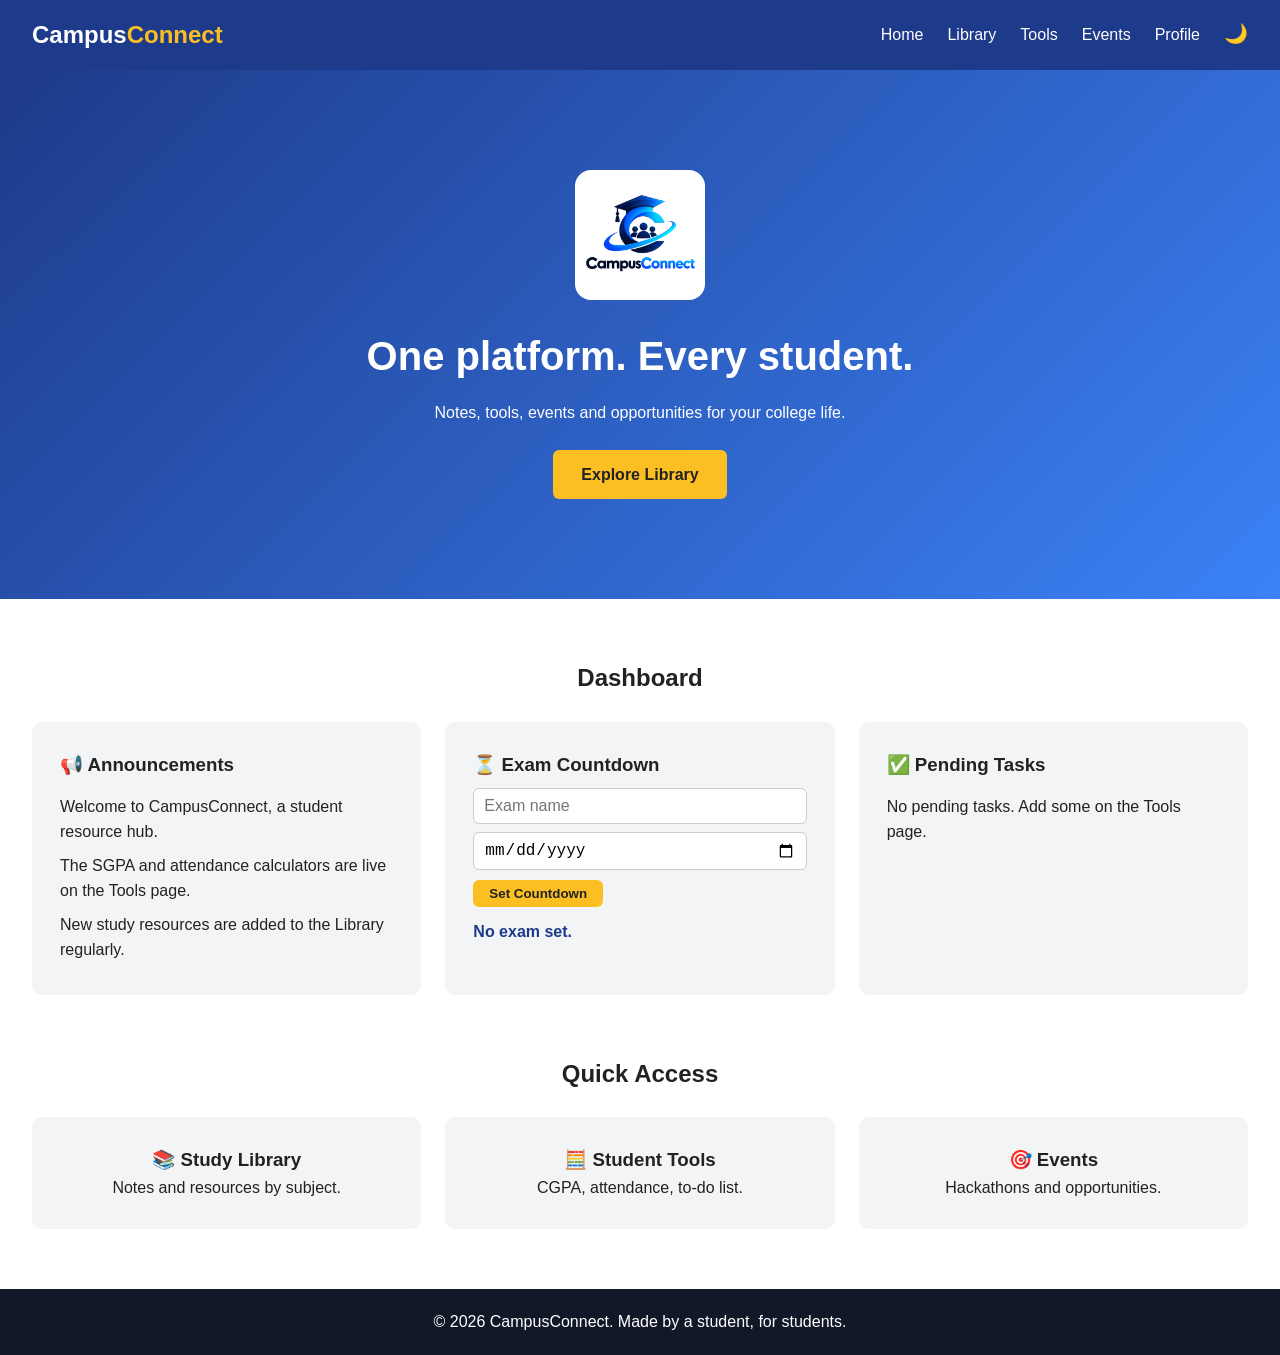
<file: index.html>
﻿<!DOCTYPE html>
<html lang="en">
<head>
  <meta charset="UTF-8">
  <meta name="viewport" content="width=device-width, initial-scale=1.0">
  <title>CampusConnect</title>
  <link rel="icon" href="images/logo.png">
  <link rel="stylesheet" href="css/style.css">
</head>
<body>
  <header>
    <nav class="navbar">
      <a href="index.html" class="logo">Campus<span>Connect</span></a>
      <button class="menu-btn" id="menuBtn">☰</button>
      <ul class="nav-links" id="navLinks">
        <li><a href="index.html">Home</a></li>
        <li><a href="library.html">Library</a></li>
        <li><a href="tools.html">Tools</a></li>
        <li><a href="events.html">Events</a></li>
        <li><a href="profile.html">Profile</a></li>
      </ul>
    </nav>
  </header>

  <main>
    <section class="hero">
      <img src="images/logo.png" alt="CampusConnect logo" class="hero-logo">
      <h1>One platform. Every student.</h1>
      <p>Notes, tools, events and opportunities for your college life.</p>
      <a href="library.html" class="btn">Explore Library</a>
    </section>

    <section class="dashboard">
      <h2>Dashboard</h2>
      <div class="card-grid">

        <div class="card">
          <h3>📢 Announcements</h3>
          <ul id="announcementList" class="plain-list"></ul>
        </div>

        <div class="card">
          <h3>⏳ Exam Countdown</h3>
          <input type="text" id="examName" placeholder="Exam name">
          <input type="date" id="examDate">
          <button class="btn small" id="saveExam">Set Countdown</button>
          <p class="result" id="examResult">No exam set.</p>
        </div>

        <div class="card">
          <h3>✅ Pending Tasks</h3>
          <ul id="homeTasks" class="plain-list"></ul>
        </div>

      </div>
    </section>

    <section class="shortcuts">
      <h2>Quick Access</h2>
      <div class="card-grid">
        <a href="library.html" class="card"><h3>📚 Study Library</h3><p>Notes and resources by subject.</p></a>
        <a href="tools.html" class="card"><h3>🧮 Student Tools</h3><p>CGPA, attendance, to-do list.</p></a>
        <a href="events.html" class="card"><h3>🎯 Events</h3><p>Hackathons and opportunities.</p></a>
      </div>
    </section>
  </main>

  <footer>
    <p>© 2026 CampusConnect. Made by a student, for students.</p>
  </footer>

  <script src="js/main.js"></script>
  <script src="js/home.js"></script>
</body>
</html>
</file>
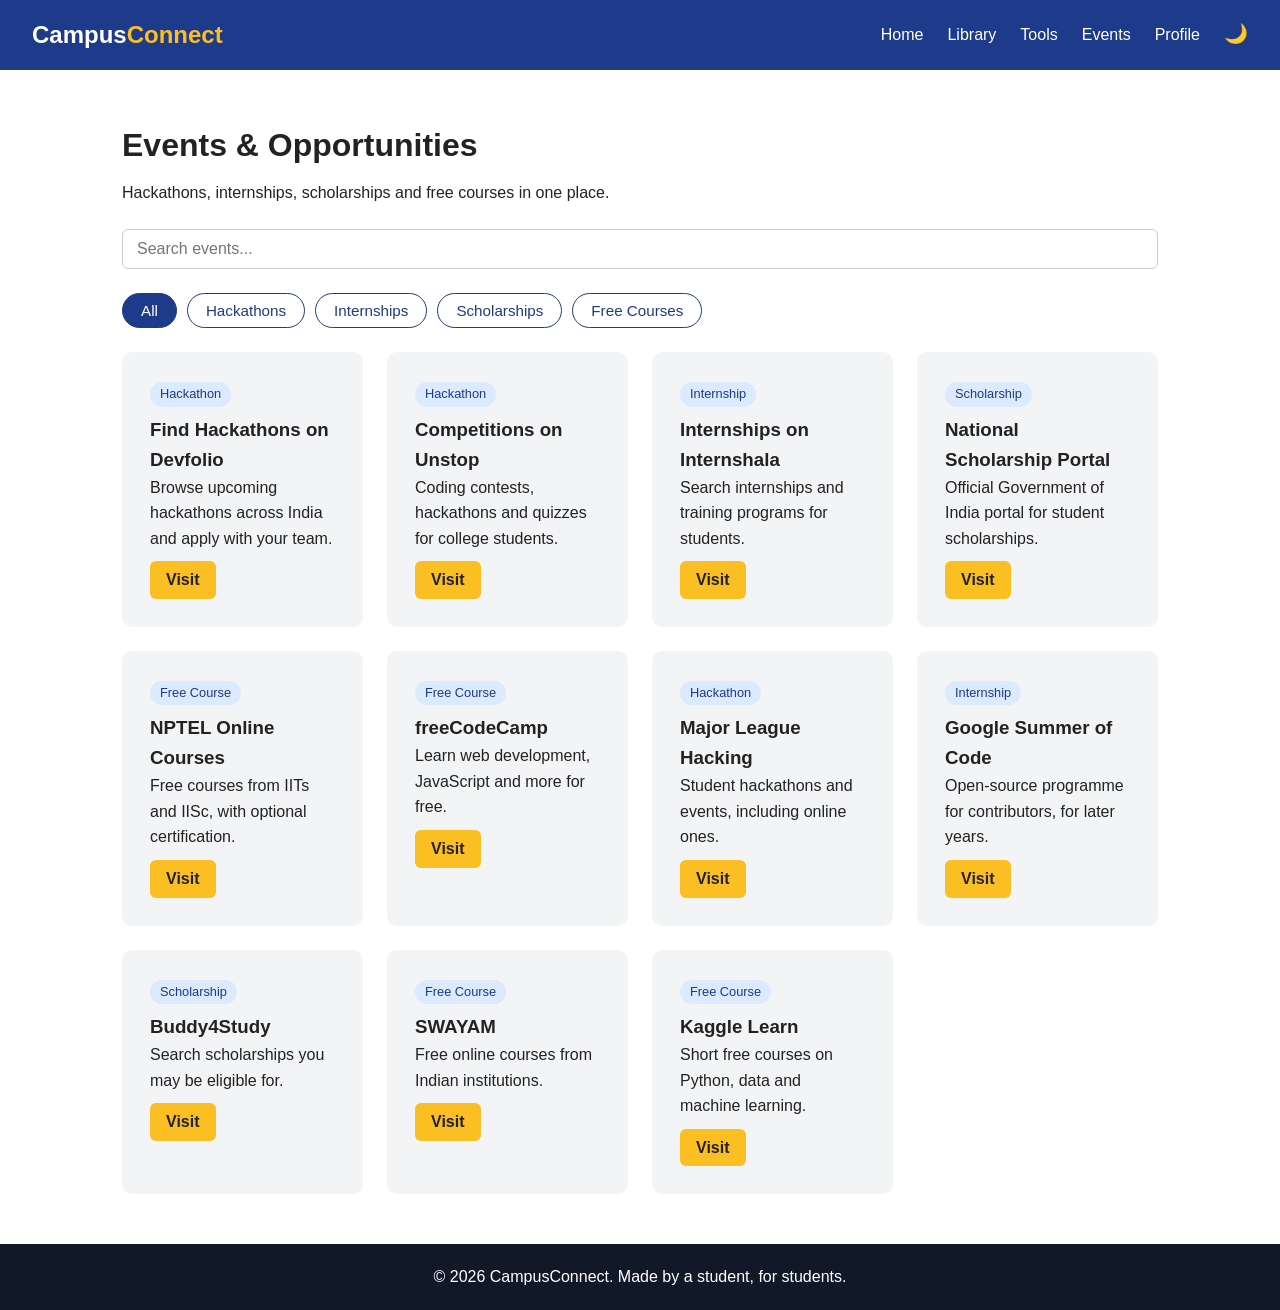
<file: events.html>
﻿<!DOCTYPE html>
<html lang="en">
<head>
  <meta charset="UTF-8">
  <meta name="viewport" content="width=device-width, initial-scale=1.0">
  <title>Events & Opportunities | CampusConnect</title>
  <link rel="icon" href="images/logo.png">
  <link rel="stylesheet" href="css/style.css">
</head>
<body>
  <header>
    <nav class="navbar">
      <a href="index.html" class="logo">Campus<span>Connect</span></a>
      <button class="menu-btn" id="menuBtn">☰</button>
      <ul class="nav-links" id="navLinks">
        <li><a href="index.html">Home</a></li>
        <li><a href="library.html">Library</a></li>
        <li><a href="tools.html">Tools</a></li>
        <li><a href="events.html">Events</a></li>
        <li><a href="profile.html">Profile</a></li>
      </ul>
    </nav>
  </header>

  <main class="page">
    <h1>Events & Opportunities</h1>
    <p>Hackathons, internships, scholarships and free courses in one place.</p>

    <div class="controls">
      <input type="text" id="eventSearch" placeholder="Search events...">
    </div>

    <div class="filter-buttons" id="filterButtons">
      <button class="filter-btn active" data-category="All">All</button>
      <button class="filter-btn" data-category="Hackathon">Hackathons</button>
      <button class="filter-btn" data-category="Internship">Internships</button>
      <button class="filter-btn" data-category="Scholarship">Scholarships</button>
      <button class="filter-btn" data-category="Free Course">Free Courses</button>
    </div>

    <div class="card-grid" id="eventGrid"></div>
    <p id="noEvents" class="hidden">No opportunities found.</p>
  </main>

  <footer>
    <p>© 2026 CampusConnect. Made by a student, for students.</p>
  </footer>

  <script src="js/main.js"></script>
  <script src="js/events.js"></script>
</body>
</html>
</file>
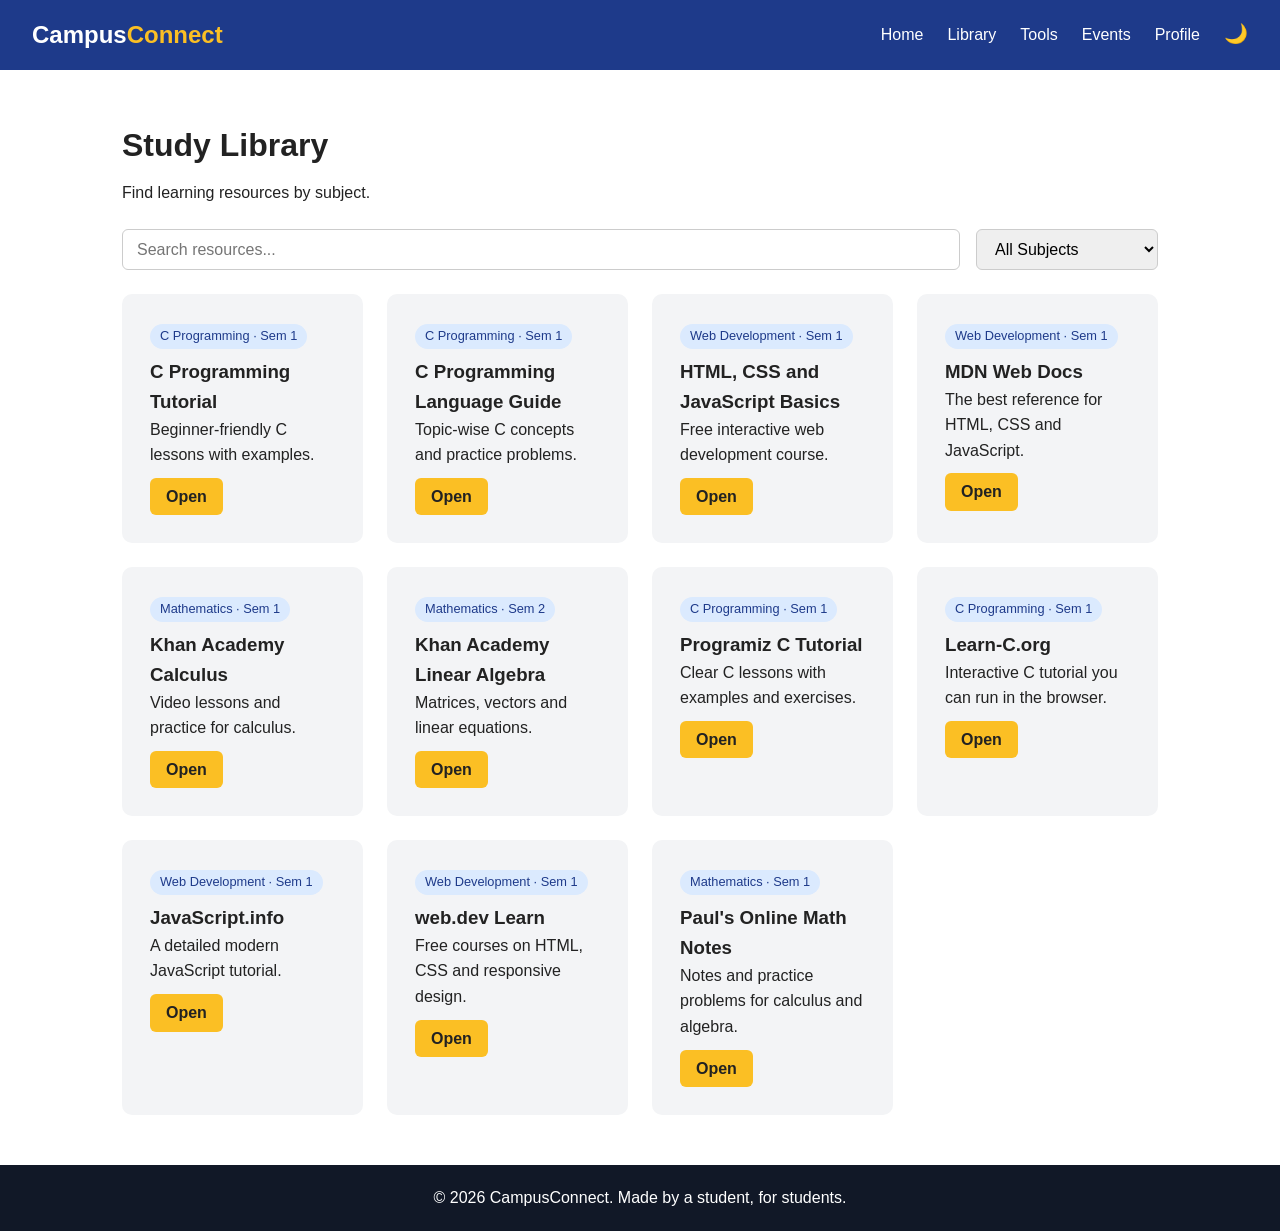
<file: library.html>
﻿<!DOCTYPE html>
<html lang="en">
<head>
  <meta charset="UTF-8">
  <meta name="viewport" content="width=device-width, initial-scale=1.0">
  <title>Study Library | CampusConnect</title>
  <link rel="icon" href="images/logo.png">
  <link rel="stylesheet" href="css/style.css">
</head>
<body>
  <header>
    <nav class="navbar">
      <a href="index.html" class="logo">Campus<span>Connect</span></a>
      <button class="menu-btn" id="menuBtn">☰</button>
      <ul class="nav-links" id="navLinks">
        <li><a href="index.html">Home</a></li>
        <li><a href="library.html">Library</a></li>
        <li><a href="tools.html">Tools</a></li>
        <li><a href="events.html">Events</a></li>
        <li><a href="profile.html">Profile</a></li>
      </ul>
    </nav>
  </header>

  <main class="page">
    <h1>Study Library</h1>
    <p>Find learning resources by subject.</p>

    <div class="controls">
      <input type="text" id="searchBox" placeholder="Search resources...">
      <select id="subjectFilter">
        <option value="All">All Subjects</option>
        <option value="C Programming">C Programming</option>
        <option value="Web Development">Web Development</option>
        <option value="Mathematics">Mathematics</option>
      </select>
    </div>

    <div class="card-grid" id="resourceGrid"></div>
    <p id="noResults" class="hidden">No resources found.</p>
  </main>

  <footer>
    <p>© 2026 CampusConnect. Made by a student, for students.</p>
  </footer>

  <script src="js/main.js"></script>
  <script src="js/library.js"></script>
</body>
</html>
</file>
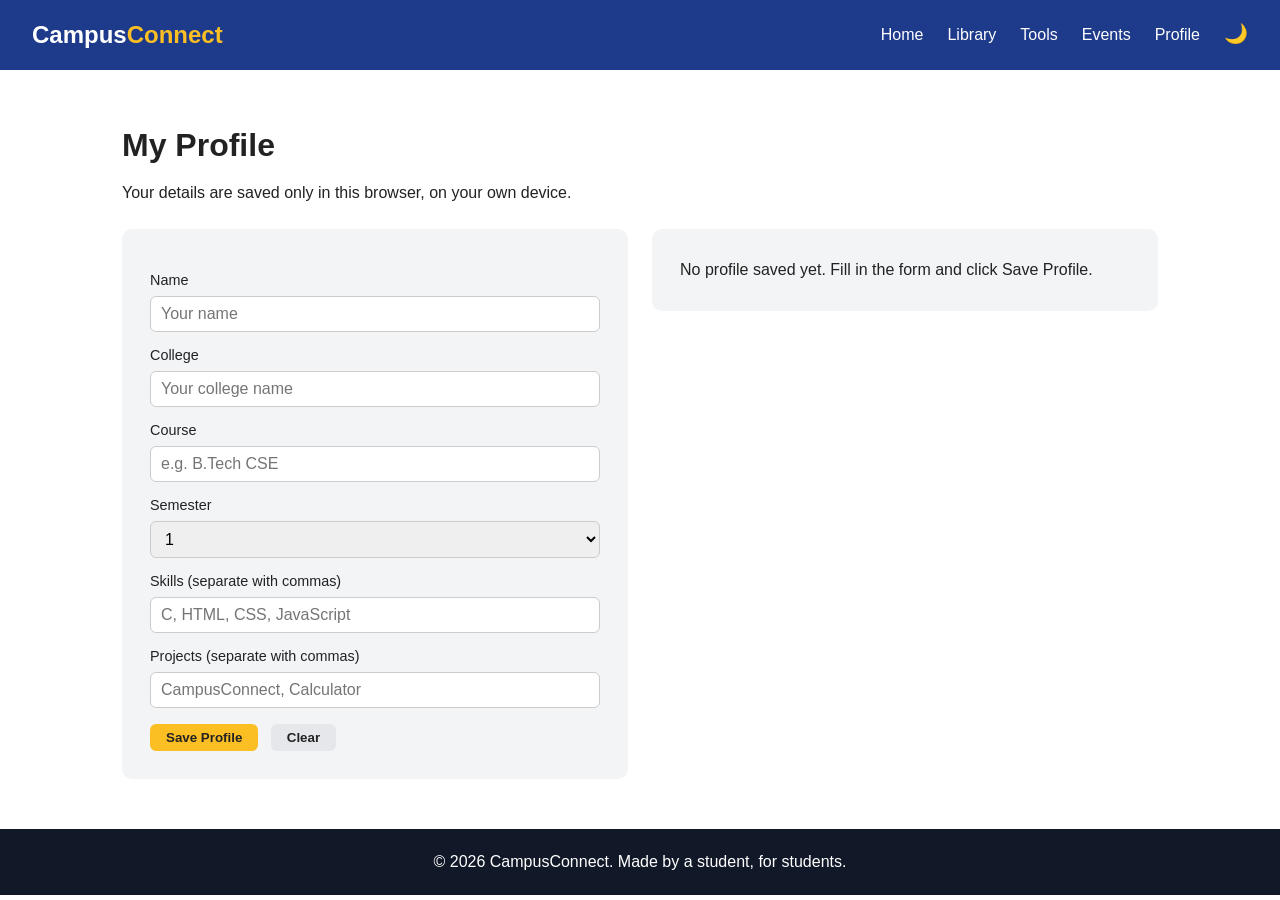
<file: profile.html>
﻿<!DOCTYPE html>
<html lang="en">
<head>
  <meta charset="UTF-8">
  <meta name="viewport" content="width=device-width, initial-scale=1.0">
  <title>My Profile | CampusConnect</title>
  <link rel="icon" href="images/logo.png">
  <link rel="stylesheet" href="css/style.css">
</head>
<body>
  <header>
    <nav class="navbar">
      <a href="index.html" class="logo">Campus<span>Connect</span></a>
      <button class="menu-btn" id="menuBtn">☰</button>
      <ul class="nav-links" id="navLinks">
        <li><a href="index.html">Home</a></li>
        <li><a href="library.html">Library</a></li>
        <li><a href="tools.html">Tools</a></li>
        <li><a href="events.html">Events</a></li>
        <li><a href="profile.html">Profile</a></li>
      </ul>
    </nav>
  </header>

  <main class="page">
    <h1>My Profile</h1>
    <p>Your details are saved only in this browser, on your own device.</p>

    <div class="profile-layout">

      <form id="profileForm" class="card profile-form">
        <label for="name">Name</label>
        <input type="text" id="name" placeholder="Your name" required>

        <label for="college">College</label>
        <input type="text" id="college" placeholder="Your college name">

        <label for="course">Course</label>
        <input type="text" id="course" placeholder="e.g. B.Tech CSE">

        <label for="semester">Semester</label>
        <select id="semester">
          <option value="1">1</option>
          <option value="2">2</option>
          <option value="3">3</option>
          <option value="4">4</option>
          <option value="5">5</option>
          <option value="6">6</option>
          <option value="7">7</option>
          <option value="8">8</option>
        </select>

        <label for="skills">Skills (separate with commas)</label>
        <input type="text" id="skills" placeholder="C, HTML, CSS, JavaScript">

        <label for="projects">Projects (separate with commas)</label>
        <input type="text" id="projects" placeholder="CampusConnect, Calculator">

        <button type="submit" class="btn small">Save Profile</button>
        <button type="button" class="btn small clear" id="clearProfile">Clear</button>
      </form>

      <div class="card profile-card" id="profileCard">
        <p>No profile saved yet. Fill in the form and click Save Profile.</p>
      </div>

    </div>
  </main>

  <footer>
    <p>© 2026 CampusConnect. Made by a student, for students.</p>
  </footer>

  <script src="js/main.js"></script>
  <script src="js/profile.js"></script>
</body>
</html>
</file>
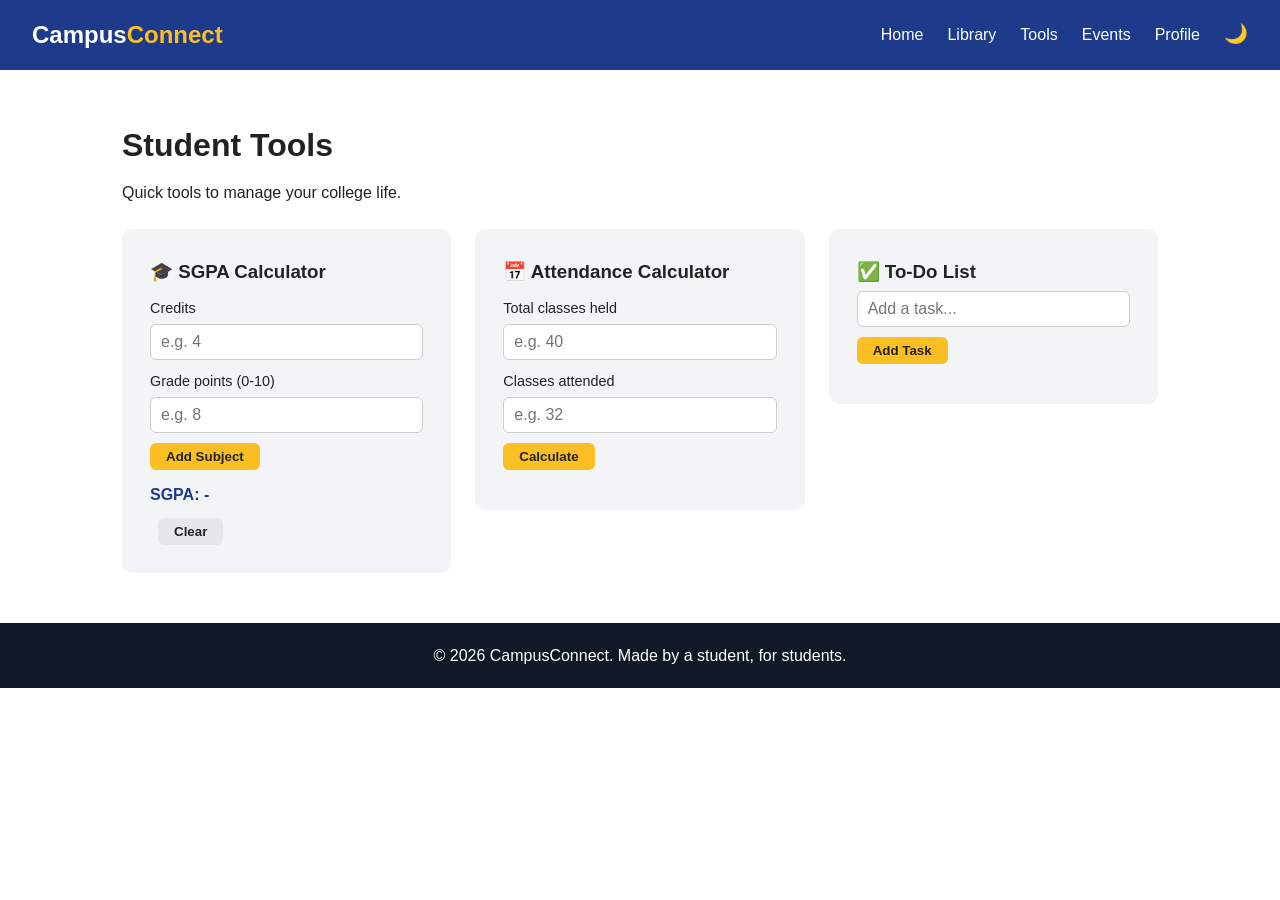
<file: tools.html>
﻿<!DOCTYPE html>
<html lang="en">
<head>
  <meta charset="UTF-8">
  <meta name="viewport" content="width=device-width, initial-scale=1.0">
  <title>Student Tools | CampusConnect</title>
  <link rel="icon" href="images/logo.png">
  <link rel="stylesheet" href="css/style.css">
</head>
<body>
  <header>
    <nav class="navbar">
      <a href="index.html" class="logo">Campus<span>Connect</span></a>
      <button class="menu-btn" id="menuBtn">☰</button>
      <ul class="nav-links" id="navLinks">
        <li><a href="index.html">Home</a></li>
        <li><a href="library.html">Library</a></li>
        <li><a href="tools.html">Tools</a></li>
        <li><a href="events.html">Events</a></li>
        <li><a href="profile.html">Profile</a></li>
      </ul>
    </nav>
  </header>

  <main class="page">
    <h1>Student Tools</h1>
    <p>Quick tools to manage your college life.</p>

    <div class="card-grid tools-grid">

      <div class="card tool">
        <h3>🎓 SGPA Calculator</h3>
        <label>Credits</label>
        <input type="number" id="credits" placeholder="e.g. 4">
        <label>Grade points (0-10)</label>
        <input type="number" id="gradePoints" placeholder="e.g. 8">
        <button class="btn small" id="addSubject">Add Subject</button>
        <ul id="subjectList"></ul>
        <p class="result" id="sgpaResult">SGPA: -</p>
        <button class="btn small clear" id="clearSubjects">Clear</button>
      </div>

      <div class="card tool">
        <h3>📅 Attendance Calculator</h3>
        <label>Total classes held</label>
        <input type="number" id="totalClasses" placeholder="e.g. 40">
        <label>Classes attended</label>
        <input type="number" id="attendedClasses" placeholder="e.g. 32">
        <button class="btn small" id="checkAttendance">Calculate</button>
        <p class="result" id="attendanceResult"></p>
      </div>

      <div class="card tool">
        <h3>✅ To-Do List</h3>
        <input type="text" id="taskInput" placeholder="Add a task...">
        <button class="btn small" id="addTask">Add Task</button>
        <ul id="taskList"></ul>
      </div>

    </div>
  </main>

  <footer>
    <p>© 2026 CampusConnect. Made by a student, for students.</p>
  </footer>

  <script src="js/main.js"></script>
  <script src="js/tools.js"></script>
</body>
</html>
</file>
<file: css/style.css>
* { margin: 0; padding: 0; box-sizing: border-box; }

body {
  font-family: Arial, sans-serif;
  line-height: 1.6;
  color: #222;
}

.navbar {
  display: flex;
  justify-content: space-between;
  align-items: center;
  padding: 16px 32px;
  background: #1e3a8a;
}
.logo { color: #fff; font-size: 1.5rem; font-weight: bold; text-decoration: none; }
.logo span { color: #fbbf24; }
.nav-links { display: flex; gap: 24px; list-style: none; }
.nav-links a { color: #fff; text-decoration: none; }
.nav-links a:hover { color: #fbbf24; }
.menu-btn { display: none; background: none; border: none; color: #fff; font-size: 1.8rem; cursor: pointer; }

.hero {
  text-align: center;
  padding: 100px 20px;
  background: linear-gradient(135deg, #1e3a8a, #3b82f6);
  color: #fff;
}
.hero h1 { font-size: 2.5rem; margin-bottom: 12px; }
.hero p { margin-bottom: 24px; }
.btn {
  display: inline-block;
  padding: 12px 28px;
  background: #fbbf24;
  color: #222;
  text-decoration: none;
  border-radius: 6px;
  font-weight: bold;
}

.shortcuts { padding: 60px 32px; text-align: center; }
.card-grid {
  display: grid;
  grid-template-columns: repeat(auto-fit, minmax(240px, 1fr));
  gap: 24px;
  margin-top: 24px;
}
.card {
  padding: 28px;
  border-radius: 10px;
  background: #f3f4f6;
  text-decoration: none;
  color: inherit;
  transition: transform 0.2s;
}
.card:hover { transform: translateY(-6px); }

footer { text-align: center; padding: 20px; background: #111827; color: #fff; }

@media (max-width: 700px) {
  .menu-btn { display: block; }
  .nav-links {
    display: none;
    flex-direction: column;
    position: absolute;
    top: 64px; left: 0; right: 0;
    background: #1e3a8a;
    padding: 16px 32px;
  }
  .nav-links.open { display: flex; }
}
.tools-grid { align-items: start; }
.tool label { display: block; margin-top: 10px; font-size: 0.9rem; }
.tool input {
  width: 100%;
  padding: 8px 10px;
  margin-top: 4px;
  border: 1px solid #ccc;
  border-radius: 6px;
  font-size: 1rem;
}
.tool ul { list-style: none; margin-top: 12px; }
.tool li {
  display: flex;
  justify-content: space-between;
  align-items: center;
  padding: 6px 0;
  border-bottom: 1px solid #ddd;
  cursor: pointer;
}
.tool li.done { text-decoration: line-through; color: #888; }
.delete-btn { background: none; border: none; color: #dc2626; cursor: pointer; font-size: 1rem; }
.result { margin-top: 12px; font-weight: bold; color: #1e3a8a; }
.btn.small { border: none; cursor: pointer; }
.btn.clear { background: #e5e7eb; margin-left: 8px; }
.page { padding: 50px 32px; max-width: 1100px; margin: auto; }
.page h1 { margin-bottom: 8px; }

.controls { display: flex; gap: 16px; margin: 24px 0; flex-wrap: wrap; }
.controls input, .controls select {
  padding: 10px 14px;
  border: 1px solid #ccc;
  border-radius: 6px;
  font-size: 1rem;
}
.controls input { flex: 1; min-width: 200px; }

.tag {
  display: inline-block;
  background: #dbeafe;
  color: #1e3a8a;
  padding: 2px 10px;
  border-radius: 20px;
  font-size: 0.8rem;
  margin-bottom: 8px;
}
.btn.small { padding: 6px 16px; margin-top: 10px; border: none; cursor: pointer; }
.btn.clear { background: #e5e7eb; margin-left: 8px; }
.hidden { display: none; }

.tools-grid { align-items: start; }
.tool label { display: block; margin-top: 10px; font-size: 0.9rem; }
.tool input {
  width: 100%;
  padding: 8px 10px;
  margin-top: 4px;
  border: 1px solid #ccc;
  border-radius: 6px;
  font-size: 1rem;
}
.tool ul { list-style: none; margin-top: 12px; }
.tool li {
  display: flex;
  justify-content: space-between;
  align-items: center;
  padding: 6px 0;
  border-bottom: 1px solid #ddd;
  cursor: pointer;
}
.tool li.done { text-decoration: line-through; color: #888; }
.delete-btn { background: none; border: none; color: #dc2626; cursor: pointer; font-size: 1rem; }
.result { margin-top: 12px; font-weight: bold; color: #1e3a8a; }

.filter-buttons { display: flex; gap: 10px; flex-wrap: wrap; margin-bottom: 24px; }
.filter-btn {
  padding: 8px 18px;
  border: 1px solid #1e3a8a;
  background: #fff;
  color: #1e3a8a;
  border-radius: 20px;
  cursor: pointer;
  font-size: 0.95rem;
}
.filter-btn:hover { background: #dbeafe; }
.filter-btn.active { background: #1e3a8a; color: #fff; }
.profile-layout {
  display: grid;
  grid-template-columns: repeat(auto-fit, minmax(300px, 1fr));
  gap: 24px;
  margin-top: 24px;
  align-items: start;
}
.profile-form label { display: block; margin-top: 12px; font-size: 0.9rem; }
.profile-form input, .profile-form select {
  width: 100%;
  padding: 8px 10px;
  margin-top: 4px;
  border: 1px solid #ccc;
  border-radius: 6px;
  font-size: 1rem;
}
.profile-form .btn { margin-top: 16px; }
.profile-card h2 { margin: 8px 0; }
.profile-card h3 { margin-top: 16px; font-size: 1rem; }
.avatar {
  width: 70px;
  height: 70px;
  border-radius: 50%;
  background: #1e3a8a;
  color: #fff;
  font-size: 2rem;
  display: flex;
  align-items: center;
  justify-content: center;
}
.project-list { margin-left: 20px; }
.theme-btn { background: none; border: none; font-size: 1.2rem; cursor: pointer; }

body.dark { background: #0f172a; color: #e5e7eb; }
body.dark .navbar { background: #172554; }
body.dark .card { background: #1e293b; }
body.dark .tag { background: #1e3a8a; color: #dbeafe; }
body.dark .result { color: #93c5fd; }
body.dark .tool li { border-bottom-color: #334155; }
body.dark .btn.clear { background: #334155; color: #e5e7eb; }
body.dark .controls input,
body.dark .controls select,
body.dark .tool input,
body.dark .profile-form input,
body.dark .profile-form select,
body.dark .dashboard input {
  background: #0f172a;
  color: #e5e7eb;
  border-color: #475569;
}
body.dark .filter-btn { background: #0f172a; color: #93c5fd; border-color: #93c5fd; }
body.dark .filter-btn:hover { background: #1e293b; }
body.dark .filter-btn.active { background: #1e3a8a; color: #fff; }
.dashboard { padding: 60px 32px 0; text-align: center; }
.dashboard .card { text-align: left; }
.dashboard input {
  width: 100%;
  padding: 8px 10px;
  margin-top: 8px;
  border: 1px solid #ccc;
  border-radius: 6px;
  font-size: 1rem;
}
.plain-list { list-style: none; margin-top: 10px; }
.plain-list li { padding: 4px 0; }

.hero-logo {
  width: 130px;
  height: 130px;
  background: #fff;
  border-radius: 16px;
  padding: 8px;
  margin-bottom: 16px;
}
</file>
